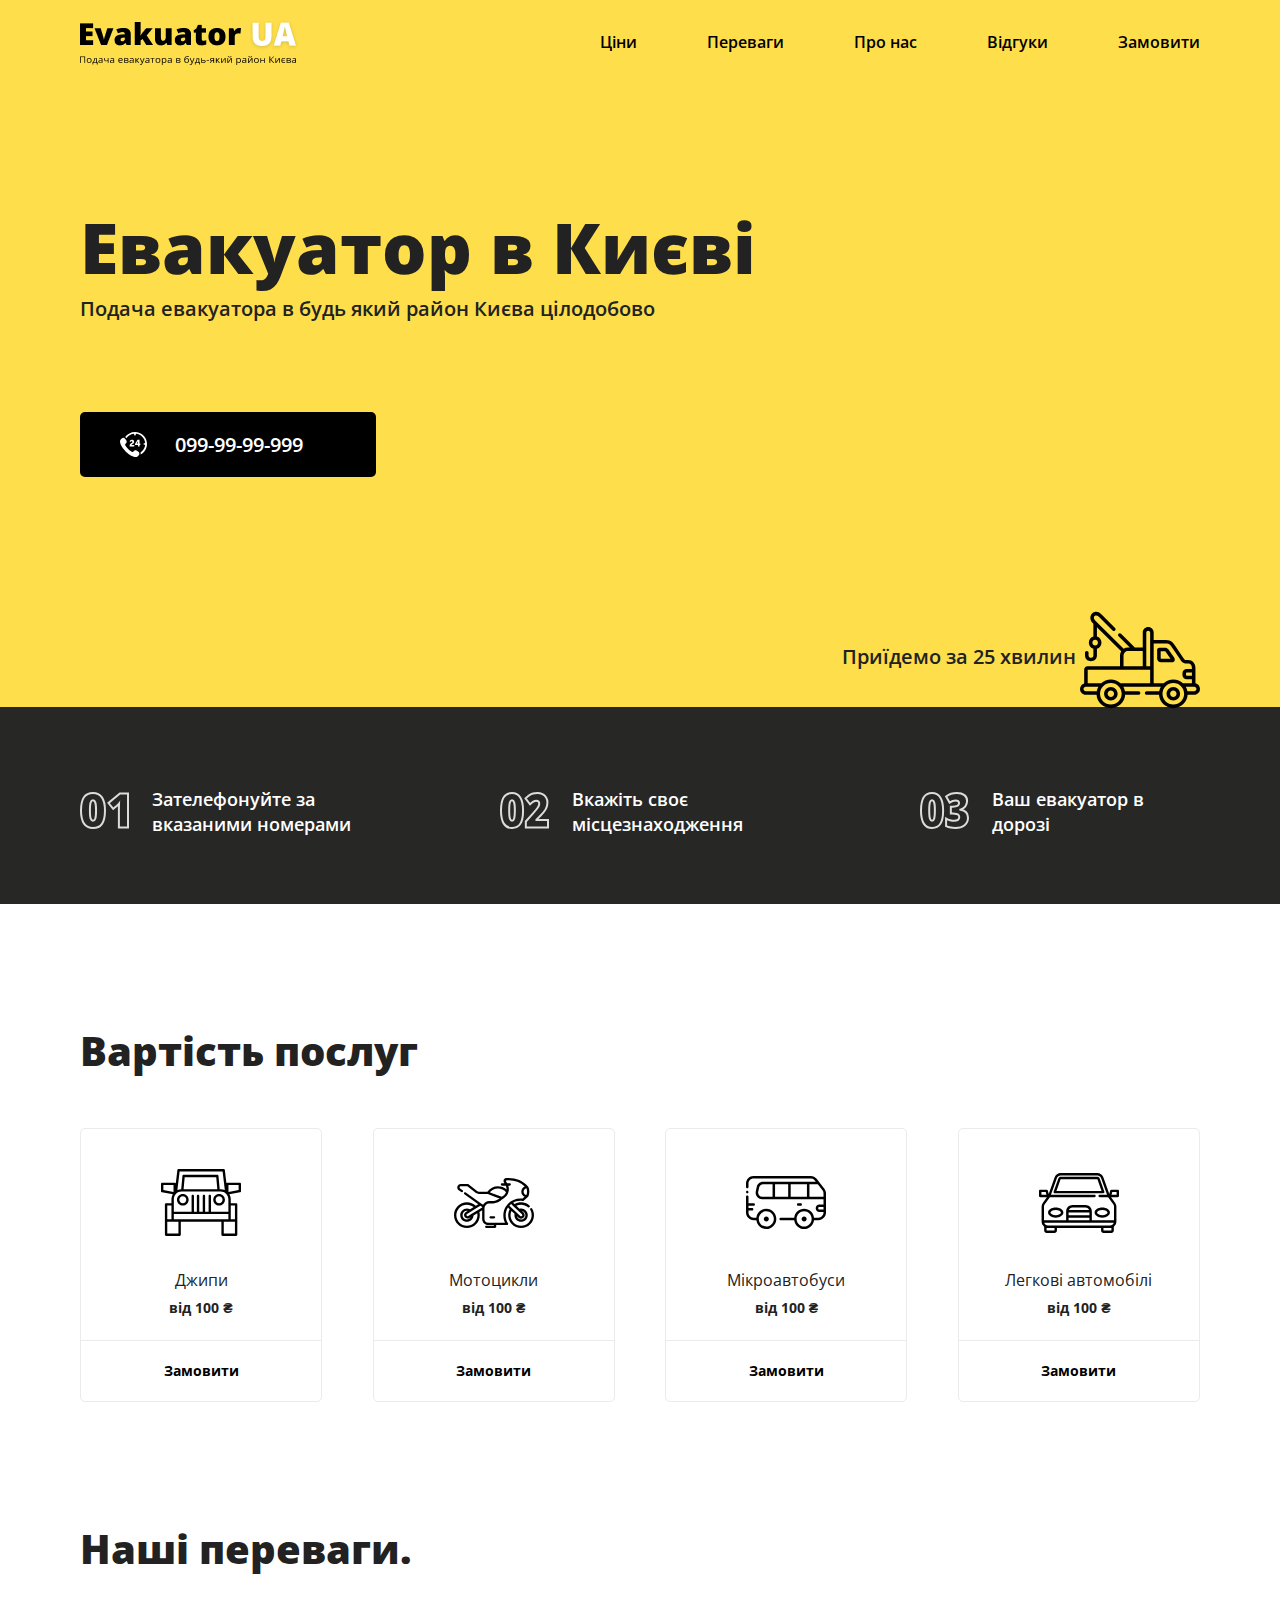
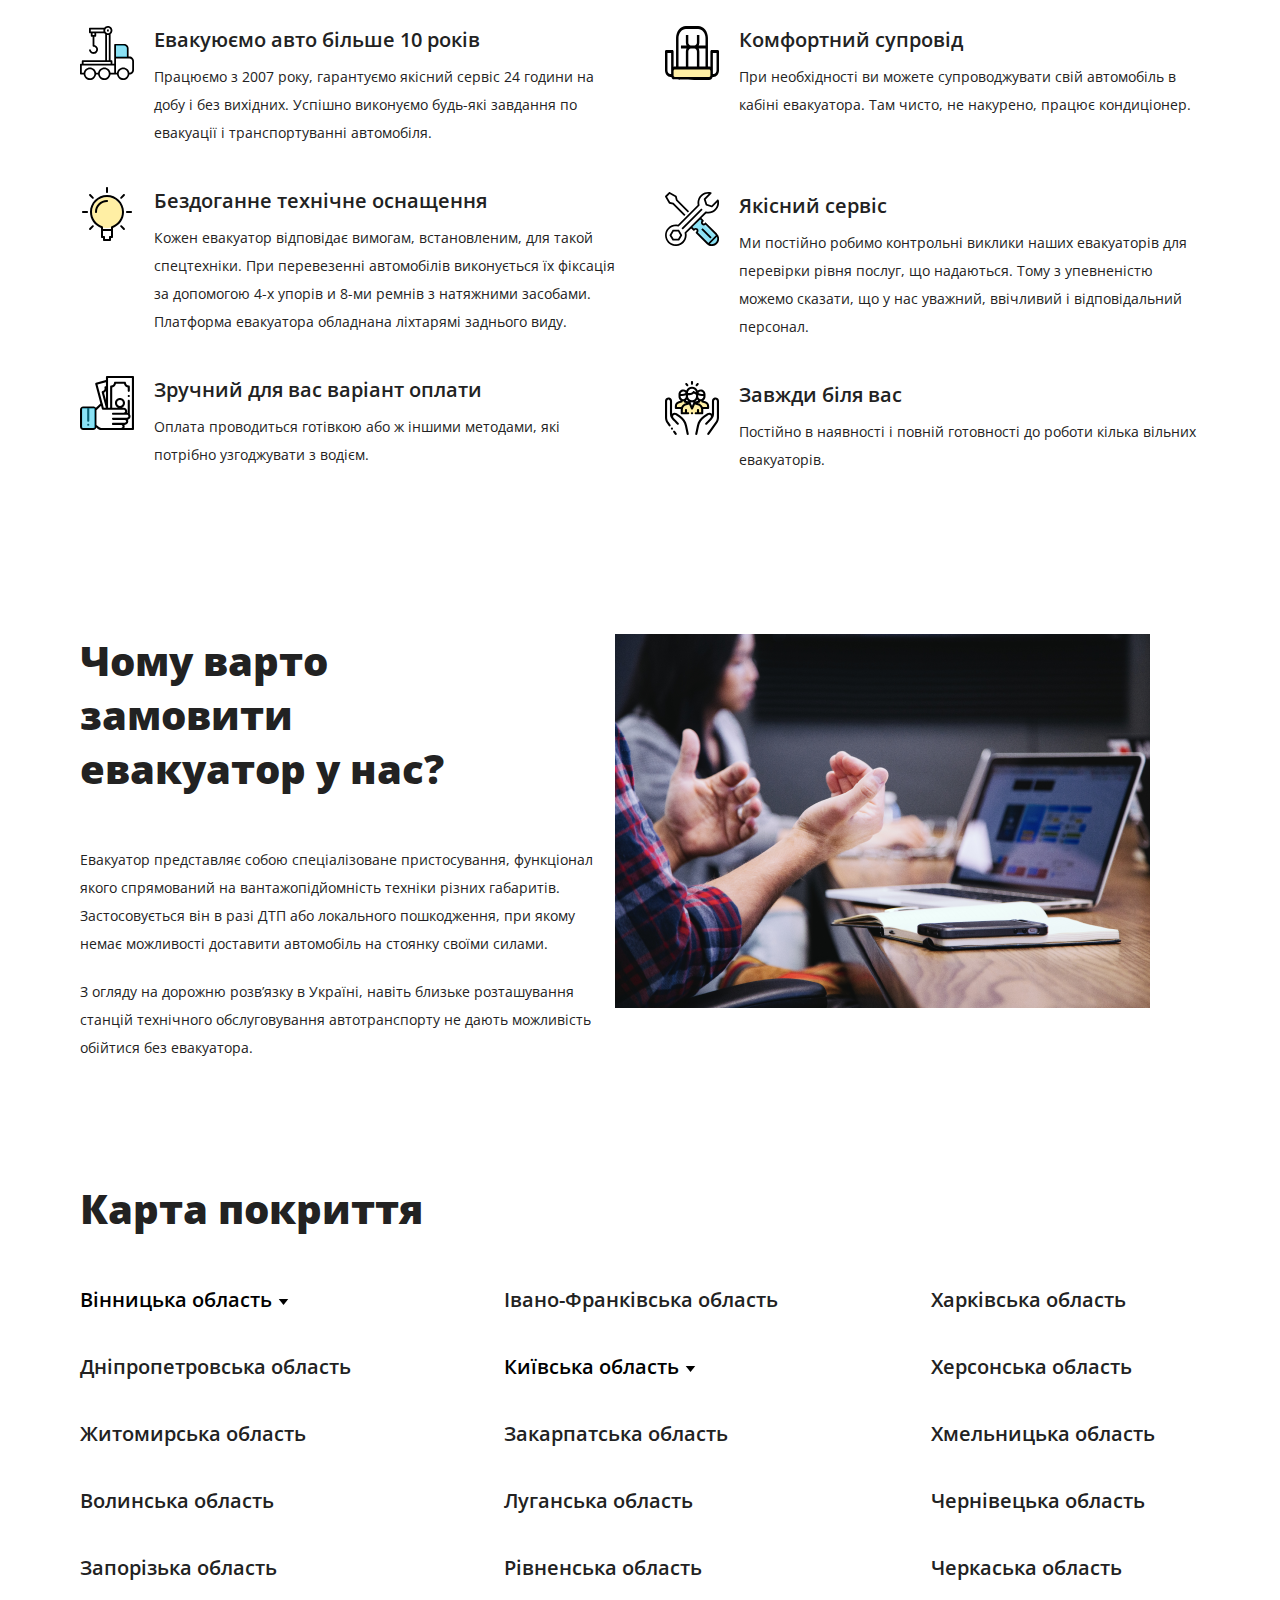
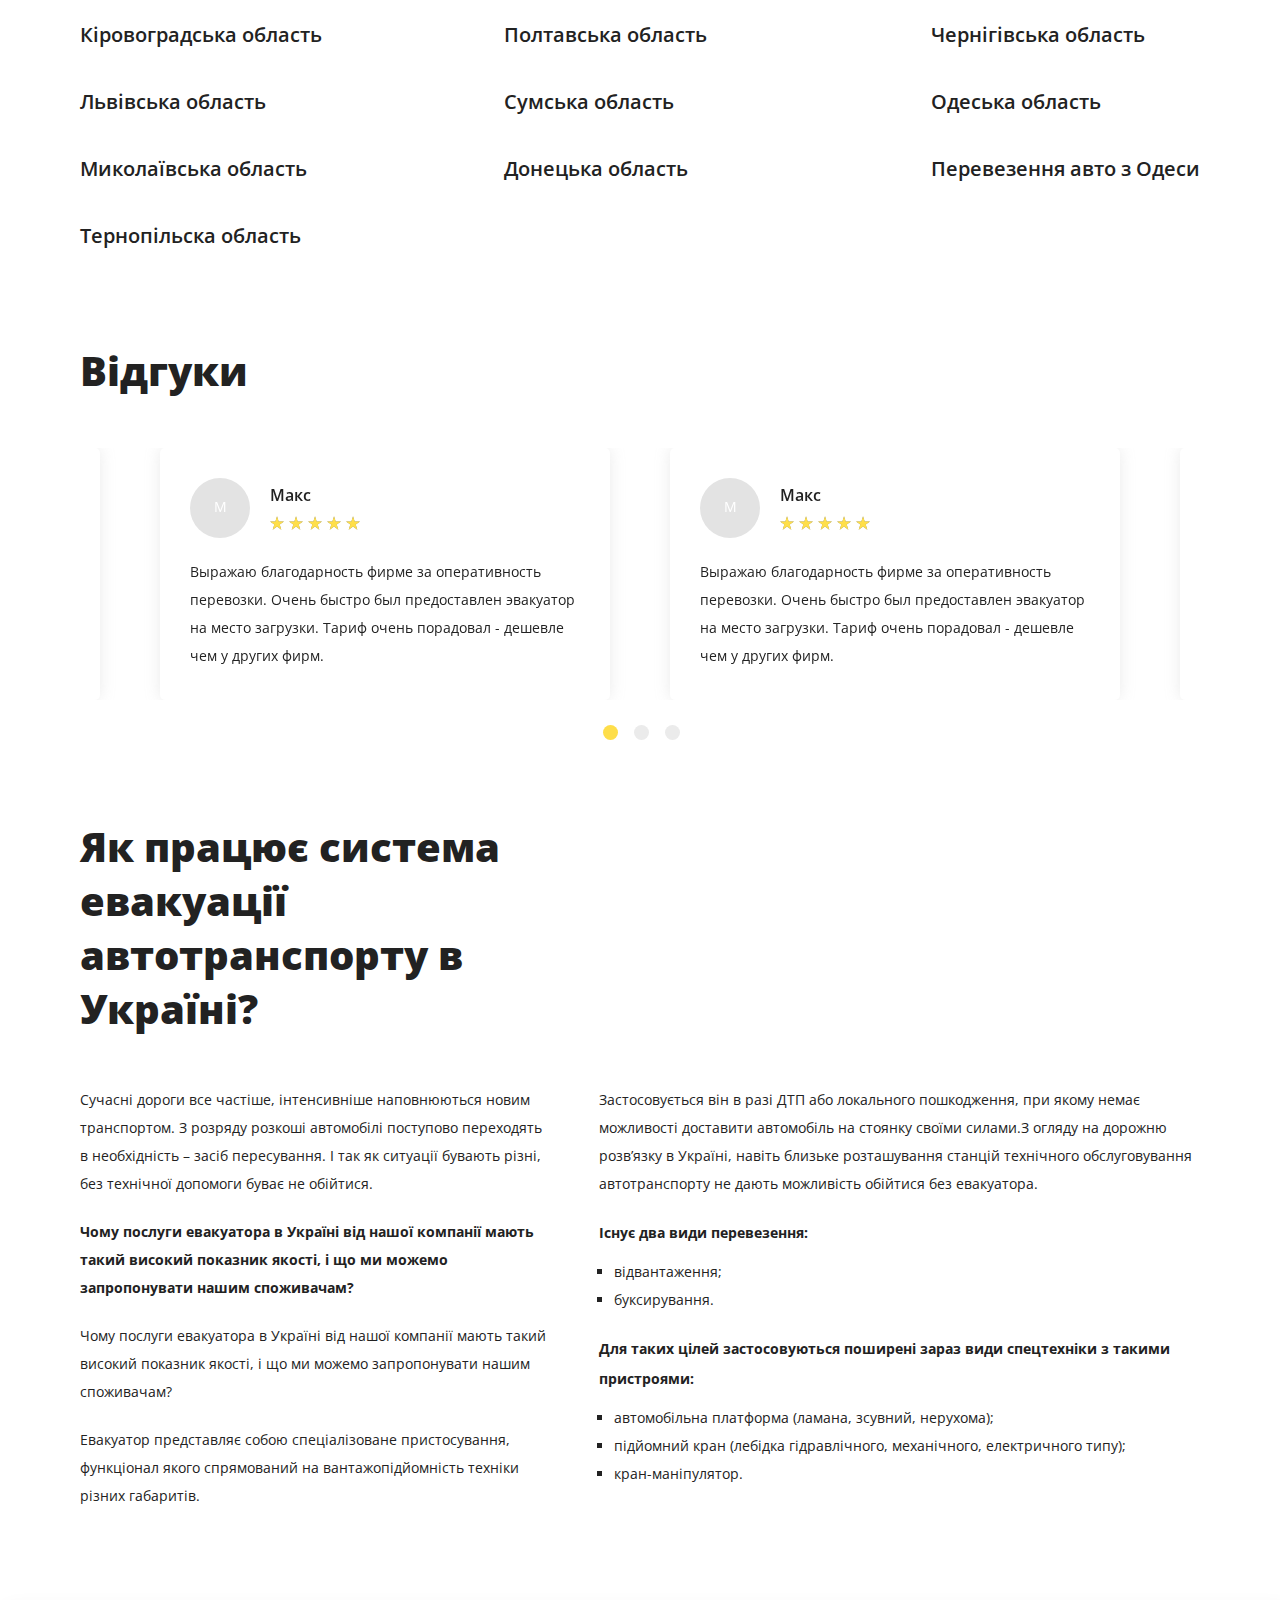
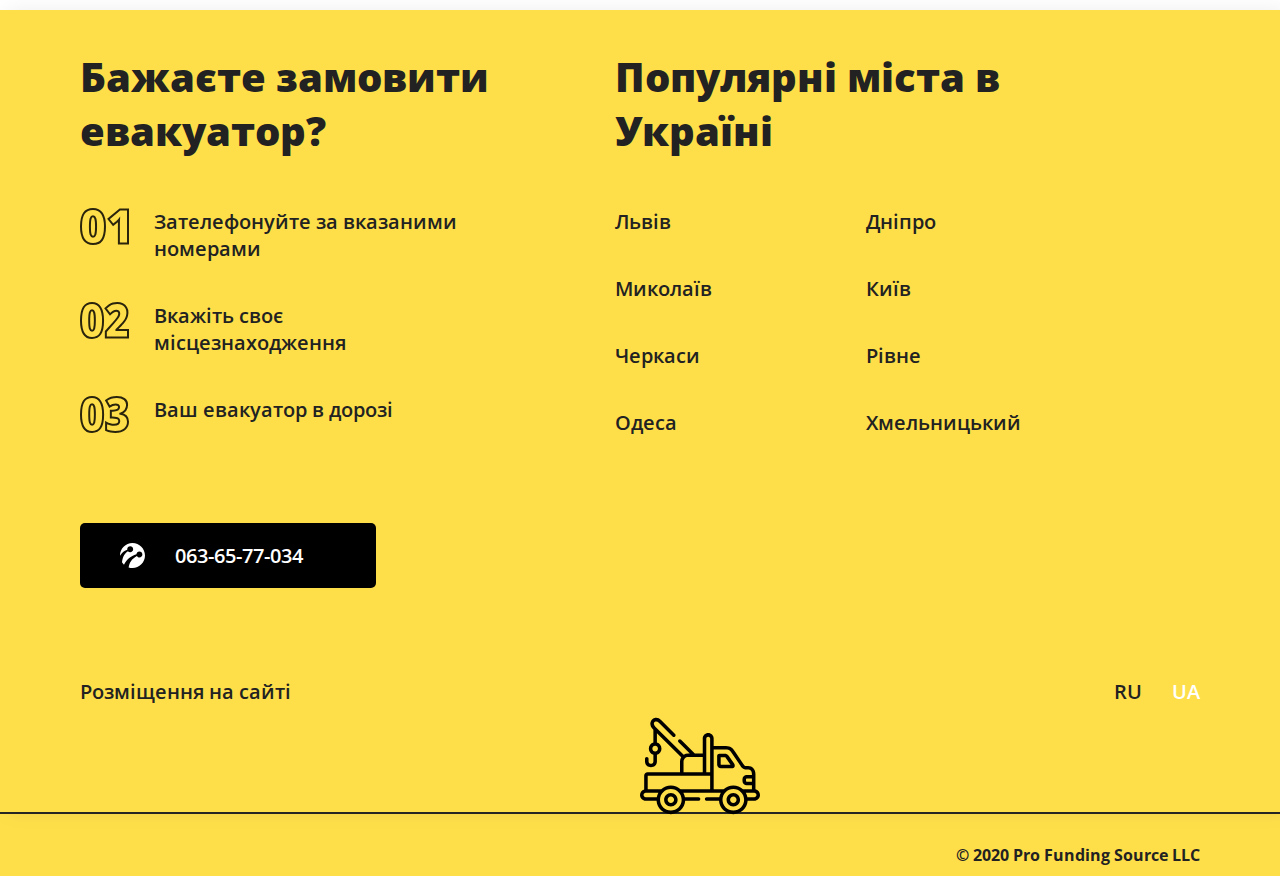
<file: index.html>
<!DOCTYPE html>
<html lang="ru">
<head>
    <meta charset="UTF-8">
    <meta name="viewport" content="width=device-width, initial-scale=1.0">
    <meta http-equiv="X-UA-Compatible" content="ie=edge">
    <title>Евакуатор</title>
    <link href="https://fonts.googleapis.com/css?family=Open+Sans:400,600,700,800&display=swap&subset=cyrillic" rel="stylesheet">
    <link rel="stylesheet" href="css/reset.css">
    <link rel="stylesheet" href="css/slick.css">
    <link rel="stylesheet" href="css/magnific-popup.css">
    <link rel="stylesheet" href="css/jquery.rateyo.css">
    <link rel="stylesheet" href="css/style.css">
    <link rel="stylesheet" href="css/media.css">
</head>
<body>
    <header class="header">
        <div class="container">
            <div class="header__inner">
                <div class="heder__logo">
                    <img src="img/logo.png" alt="">
                </div>
                <nav class="btn">
                    <div class="menu__btn">
                        <span></span>
                    </div>
                </nav>
                <nav class="header__menu">
                    <ul>
                        <li><a href="#price">Ціни</a></li>
                        <li><a href="#advantages">Переваги</a></li>
                        <li><a href="#description">Про нас</a></li>
                        <li><a href="#reviews">Відгуки</a></li>
                        <li><a href="tel:+380999999999">Замовити</a></li>
                    </ul>
                </nav>
            </div>
            <div class="advertising__wrapper">
                <div class="advertising__inner">
                    <div class="advertising-title">
                        Евакуатор в Києві
                    </div>
                    <div class="advertising__text">
                        Подача евакуатора в будь який район Києва цілодобово
                    </div>
                    <div class="advertising-phone advertising-tel">
                        <a href="tel:+380999999999">099-99-99-999</a>
                    </div>
                </div>
                <div class="advertising__wait">
                    <div class="advertising__wait-inner">
                        <span>Приїдемо за 25 хвилин</span>
                    <img src="img/tow-truck 2.svg" alt="">
                    </div>
                </div>
               </div>
        </div>
    </header>

  

    <section class="instruction">
       <div class="container">
        <div class="instruction__items">
            <div class="instruction__item">
                <div class="instruction__item-img">
                    <img src="img/01.svg" alt="">
                </div>
                <div class="instruction__item-text">
                 Зателефонуйте за вказаними номерами
                </div>
            </div>
            <div class="instruction__item">
                <div class="instruction__item-img">
                    <img src="img/02.svg" alt="">
                </div>
                <div class="instruction__item-text">
                    Вкажіть своє місцезнаходження
                </div>
            </div>
            <div class="instruction__item">
                <div class="instruction__item-img">
                    <img src="img/03.svg" alt="">
                </div>
                <div class="instruction__item-text">
                    Ваш евакуатор в дорозі
                </div>
                </div>
            </div>
        </div>
       </div>
    </section>

    <section class="price"><a name="price"></a>
        <div class="container">
            <div class="general__title">
                Вартість послуг
            </div>
            <div class="price__inner">
                <div class="price__item">
                    <img class="item__jeep" src="img/jeep.svg" alt="">
                    <div class="price__brand">Джипи</div>
                    <div class="prise__from">від 100 ₴</div>
                    <div class="price__btn"><a href="#">Замовити</a></div>
                </div>
                <div class="price__item">
                    <img class="item__moto" src="img/moto.svg" alt="">
                    <div class="price__brand">Мотоцикли</div>
                    <div class="prise__from">від 100 ₴</div>
                    <div class="price__btn"><a href="#">Замовити</a></div>
                </div>
                <div class="price__item">
                    <img class="item__bus" src="img/bus.svg" alt="">
                    <div class="price__brand">Мікроавтобуси</div>
                    <div class="prise__from">від 100 ₴</div>
                    <div class="price__btn"><a href="#">Замовити</a></div>
                </div>
                <div class="price__item">
                    <img class="item__auto" src="img/auto.svg" alt="">
                    <div class="price__brand">Легкові автомобілі</div>
                    <div class="prise__from">від 100 ₴</div>
                    <div class="price__btn"><a href="#">Замовити</a></div>
                </div>
            </div>
        </div>
    </section>

    <section class="advantages"><a name="advantages"></a>
        <div class="container">
            <div class="general__title">
                Наші переваги.
            </div>
           <div class="advantages__inner">
            <div class="advantages__col-1">
                <div class="advantages__item">
                    <img class="advantages__img" src="img/advantages/CarService.svg" alt="">
                    <div class="advantages__title">
                        Евакуюємо авто більше 10 років
                    </div>
                    <div class="advantages__text">
                        Працюємо з 2007 року, гарантуємо якісний сервіс 24 години на добу і без вихідних. Успішно виконуємо будь-які завдання по евакуації і транспортуванні автомобіля.
                    </div>
                </div>
                <div class="advantages__item">
                    <img class="advantages__img" src="img/advantages/idea 2.svg" alt="">
                    <div class="advantages__title">
                        Бездоганне технічне оснащення
                    </div>
                    <div class="advantages__text">
                        Кожен евакуатор відповідає вимогам, встановленим, для такой спецтехніки. При перевезенні автомобілів виконується їх фіксація за допомогою 4-х упорів и 8-ми ремнів з натяжними засобами. Платформа евакуатора обладнана ліхтарямі заднього виду.
                    </div>
                </div>
                <div class="advantages__item">
                    <img class="advantages__img" src="img/advantages/money 1.svg" alt="">
                    <div class="advantages__title">
                        Зручний для вас варіант оплати
                    </div>
                    <div class="advantages__text">
                        Оплата проводиться готівкою або ж іншими методами, які потрібно узгоджувати з водієм.
                    </div>
                </div>
            </div>
            <div class="advantages__col-2">
                <div class="advantages__item col-2">
                    <img class="advantages__img" src="img/advantages/Group 25.svg" alt="">
                    <div class="advantages__title">
                        Комфортний супровід
                    </div>
                    <div class="advantages__text">
                        При необхідності ви можете супроводжувати свій автомобіль в кабіні евакуатора. Там чисто, не накурено, працює кондиціонер.
                    </div>
                </div>
                <div class="advantages__item">
                    <img class="advantages__img" src="img/advantages/customer-support 2.svg" alt="">
                    <div class="advantages__title">
                        Якісний сервіс
                    </div>
                    <div class="advantages__text">
                        Ми постійно робимо контрольні виклики наших евакуаторів для перевірки рівня послуг, що надаються. Тому з упевненістю можемо сказати, що у нас уважний, ввічливий і відповідальний персонал.

                    </div>
                </div>
                <div class="advantages__item">
                    <img class="advantages__img" src="img/advantages/social-care 2.svg" alt="">
                    <div class="advantages__title">
                        Завжди біля вас
                    </div>
                    <div class="advantages__text">
                        Постійно в наявності і повній готовності до роботи кілька вільних евакуаторів.
                    </div>
                </div>
            </div>
           </div>
        </div>
    </section>

    <section class="description"><a name="description"></a>
        <div class="container">
            <div class="description__wrapper">
                <div class="description__inner">
                    <div class="general__title">
                        Чому варто замовити евакуатор у нас?
                    </div>
                    <div class="description__text">
                        <p class="description__paragraf">Евакуатор представляє собою спеціалізоване пристосування, функціонал якого спрямований на вантажопідйомність техніки різних габаритів. Застосовується він в разі ДТП або локального пошкодження, при якому немає можливості доставити автомобіль на стоянку своїми силами.
                        </p>
                        <p>
                        З огляду на дорожню розв’язку в Україні, навіть близьке розташування станцій технічного обслуговування автотранспорту не дають можливість обійтися без евакуатора.
                        </p>
                    </div>
                </div>
                <div class="description__img">
                    <img src="img/description.png" alt="">
                </div>
            </div>
        </div>
    </section>

    <section class="maps">
        <div class="container">
            <div class="general__title">
                Карта покриття
            </div>
            <nav class="maps__inner">
                <ul class="maps__link">
                    <li><a href="index-copy.html" data-mfp-src="#modal" class="open-popup-link">Вінницька область<img src="img/arrow.svg" alt=""> </a></li>
                    <li>Дніпропетровська область</li>
                    <li>Житомирська область</li>
                    <li>Волинська область</li>
                    <li>Запорізька область</li>
                    <li>Кіровоградська область</li>
                    <li>Львівська область</li>
                    <li>Миколаївська область</li>
                    <li>Тернопільска область</li>
                </ul>
                <ul class="maps__link">
                    <li>Івано-Франківська область</li>
                    <li><a href="home-page.html">Київська область<img src="img/arrow.svg" alt=""> </a></li>
                    <li>Закарпатська область</li>
                    <li>Луганська область</li>
                    <li>Рівненська область</li>
                    <li>Полтавська область</li>
                    <li>Сумська область</li>
                    <li>Донецька область</li>
                </ul>
                <ul class="maps__link">
                    <li>Харківська область</li>
                    <li>Херсонська область</li>
                    <li>Хмельницька область</li>
                    <li>Чернівецька область</li>
                    <li>Черкаська область</li>
                    <li>Чернігівська область</li>
                    <li>Одеська область</li>
                    <li>Перевезення авто з Одеси</li>
                </ul>
            </nav>
        </div>
    </section>

    <section class="reviews"><a name="reviews"></a>
        <div class="container">
            <div class="general__title reviews__title">
                Відгуки
            </div>
            <div class="reviews__items">
                <div class="reviews__item">
                    <div class="reviews__wrapper">
                        <div class="reviews__img">
                            <img src="img/Ellipse.svg" alt="">
                        </div>
                        <div class="reviews__item-inner">
                            <div class="reviews__name">Макс</div>
                            <div class="reviews__star"></div>
                        </div>
                    </div>
                    <div class="reviews__text">
                        Выражаю благодарность фирме за оперативность перевозки. Очень быстро был предоставлен эвакуатор на место загрузки. Тариф очень порадовал - дешевле чем у других фирм.
                    </div>
                </div>
                <div class="reviews__item">
                    <div class="reviews__wrapper">
                        <div class="reviews__img">
                            <img src="img/Ellipse.svg" alt="">
                        </div>
                        <div class="reviews__item-inner">
                            <div class="reviews__name">Макс</div>
                            <div class="reviews__star"></div>
                        </div>
                    </div>
                    <div class="reviews__text">
                        Выражаю благодарность фирме за оперативность перевозки. Очень быстро был предоставлен эвакуатор на место загрузки. Тариф очень порадовал - дешевле чем у других фирм.
                    </div>
                </div>
                <div class="reviews__item">
                    <div class="reviews__wrapper">
                        <div class="reviews__img">
                            <img src="img/Ellipse.svg" alt="">
                        </div>
                        <div class="reviews__item-inner">
                            <div class="reviews__name">Макс</div>
                            <div class="reviews__star"></div>
                        </div>
                    </div>
                    <div class="reviews__text">
                        Выражаю благодарность фирме за оперативность перевозки. Очень быстро был предоставлен эвакуатор на место загрузки. Тариф очень порадовал - дешевле чем у других фирм.
                    </div>
                </div>
            </div>
        </div>
    </section>

    <section class="evacuation">
        <div class="container">
            <div class="general__title">
                Як працює система евакуації автотранспорту в Україні?
            </div>
            <div class="evacuation__inner">
            <div class="evacuation__col-1">
                <p>Сучасні дороги все частіше, інтенсивніше наповнюються новим транспортом. З розряду розкоші автомобілі поступово переходять в необхідність – засіб пересування. І так як ситуації бувають різні, без технічної допомоги буває не обійтися.
                </p>
                <p class="evacuation__paragraf">Чому послуги евакуатора в Україні від нашої компанії мають такий високий показник якості, і що ми можемо запропонувати нашим споживачам?
                </p>
                <p>Чому послуги евакуатора в Україні від нашої компанії мають такий високий показник якості, і що ми можемо запропонувати нашим споживачам?
                </p>
                <p>Евакуатор представляє собою спеціалізоване пристосування, функціонал якого спрямований на вантажопідйомність техніки різних габаритів. 
                </p>
            </div>
            <div class="evacuation__col-2">
                <p>Застосовується він в разі ДТП або локального пошкодження, при якому немає можливості доставити автомобіль на стоянку своїми силами.З огляду на дорожню розв’язку в Україні, навіть близьке розташування станцій технічного обслуговування автотранспорту не дають можливість обійтися без евакуатора.
                </p>
                <div class="evacuation__title">
                    Існує два види перевезення:
                </div>
                <ul>
                    <li>відвантаження;</li>
                    <li>буксирування.</li>
                </ul>
                <div class="evacuation__title">
                    Для таких цілей застосовуються поширені зараз види спецтехніки з такими пристроями:
                </div>
                <ul>
                    <li>автомобільна платформа (ламана, зсувний, нерухома);</li>
                    <li>підйомний кран (лебідка гідравлічного, механічного, електричного типу);</li>
                    <li>кран-маніпулятор.</li>
                </ul>
            </div>
            </div>
        </div>
    </section>

    <section class="footer">
        <div class="container">
            <div class="footer__wrapper">
                <div class="footer__order">
                    <div class="general__title">
                        Бажаєте замовити евакуатор?
                    </div>
                    <div class="footer__item">
                        <div class="footer__item-img">
                            <img src="img/footer01.svg" alt="">
                        </div>
                        <div class="footer__item-text">
                         Зателефонуйте за вказаними номерами
                        </div>
                    </div>
                    <div class="footer__item">
                        <div class="footer__item-img">
                            <img src="img/footer02.svg" alt="">
                        </div>
                        <div class="footer__item-text">
                            Вкажіть своє місцезнаходження
                        </div>
                    </div>
                    <div class="footer__item">
                        <div class="footer__item-img">
                            <img src="img/footer03.svg" alt="">
                        </div>
                        <div class="footer__item-text">
                            Ваш евакуатор в дорозі
                        </div>
                    </div>
                    
                    <div class="advertising-phone phone__bottom">
                        <a href="tel:+380636577034">063-65-77-034</a>
                    </div>
                </div>
                <div class="footer__popular">
                    <div class="general__title">
                        Популярні міста в Україні
                    </div>
                    <div class="footer__popular-inner">
                        <ul class="footer__town">
                            <li>Львів</li>
                            <li>Миколаїв</li>
                            <li>Черкаси</li>
                            <li>Одеса</li>
                        </ul>
                        <ul class="footer__town">
                            <li>Дніпро</li>
                            <li>Київ</li>
                            <li>Рівне</li>
                            <li>Хмельницький</li>
                        </ul>
                    </div>
                </div>
            </div>
            <div class="footer__site-inner">
                <div class="footer__site-text">
                    Розміщення на сайті
                </div>
                <ul class="footer__language">
                    <li class="language-ru">RU</li>
                    <li class="language-ua">UA</li>
                </ul>
            </div>
            <div class="footer__img">
                <img src="img/tow-truck 2.svg" alt="">
            </div>
        </div>
    </section>
    <footer class="footer__copy">
        <div class="container">
            <div class="footer__copyright">
                © 2020 Pro Funding Source LLC
            </div>
        </div>
    </footer>

    <!-- -----------popup----------------- -->

    <div id="modal" class="white-popup mfp-hide">
        <div class="container">
            <nav class="maps__wrapper">
                <ul class="maps__wrapper-link">
                    <li>Вінниця</li>
                    <li>Гайсин</li>
                    <li>Жмеринка</li>
                    <li>Немирів</li>
                    <li>Літин</li>
                </ul>
                <ul class="maps__wrapper-link">
                    <li>Томашполе</li>
                    <li>Бар</li>
                    <li>Могилів-Подільський</li>
                    <li>Хмільник</li>
                    <li>Козятин</li>
                </ul>
                <ul class="maps__wrapper-link">
                    <li>Ладижин</li>
                    <li>Калинівка</li>
                    <li>Носівка</li>
                    <li>Тульчин</li>
                    <li>Ямполе</li>
                </ul>
                <ul class="maps__wrapper-link">
                    <li>Погребище</li>
                    <li>Іллінці</li>
                    <li>Гнівань</li>
                    <li>Бершадь</li>
                </ul>
            </nav>
        </div>
    </div>
    <!-- ----------- end popup----------------- -->


<script src="https://ajax.googleapis.com/ajax/libs/jquery/3.4.1/jquery.min.js"></script>
<script src="js/jquery.magnific-popup.js"></script>
<script src="js/slick.min.js"></script>
<script src="js/jquery.rateyo.js"></script>
<script src="js/main.js"></script>
    
</body>
</html>
</file>
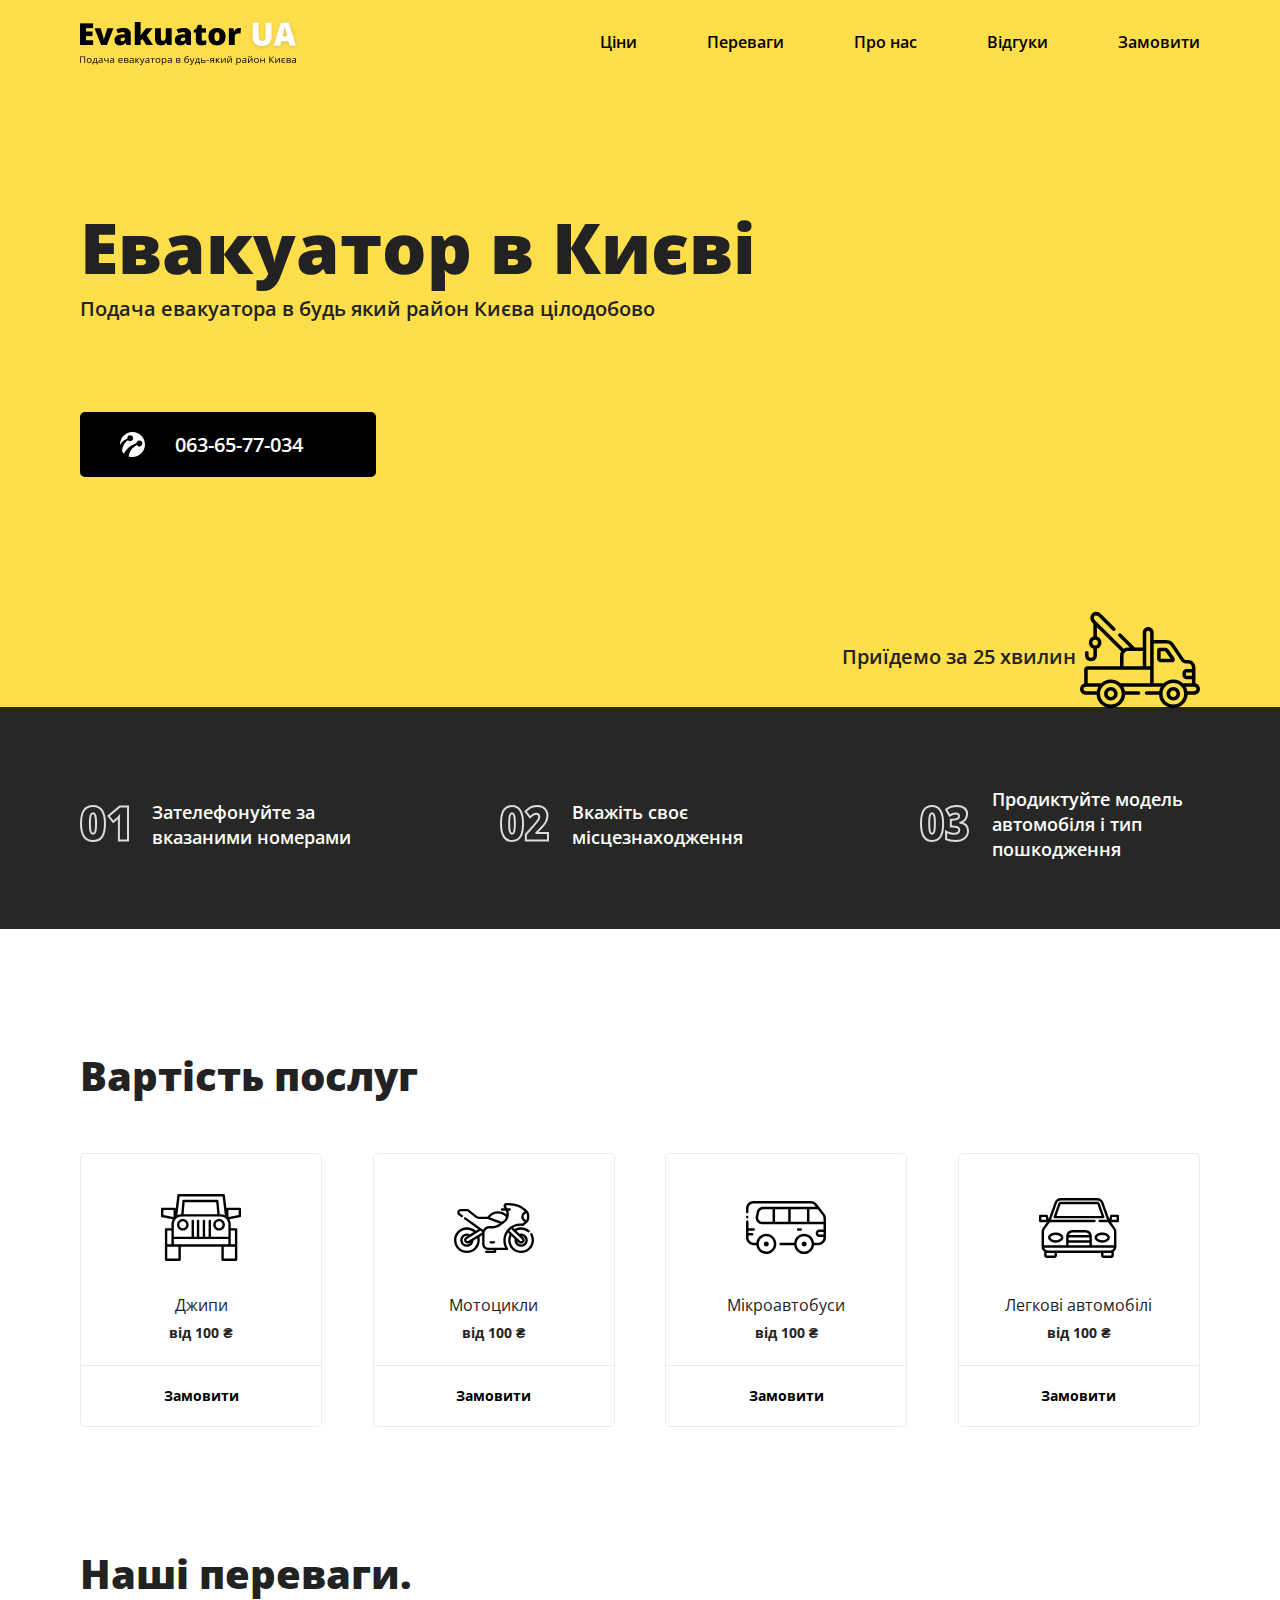
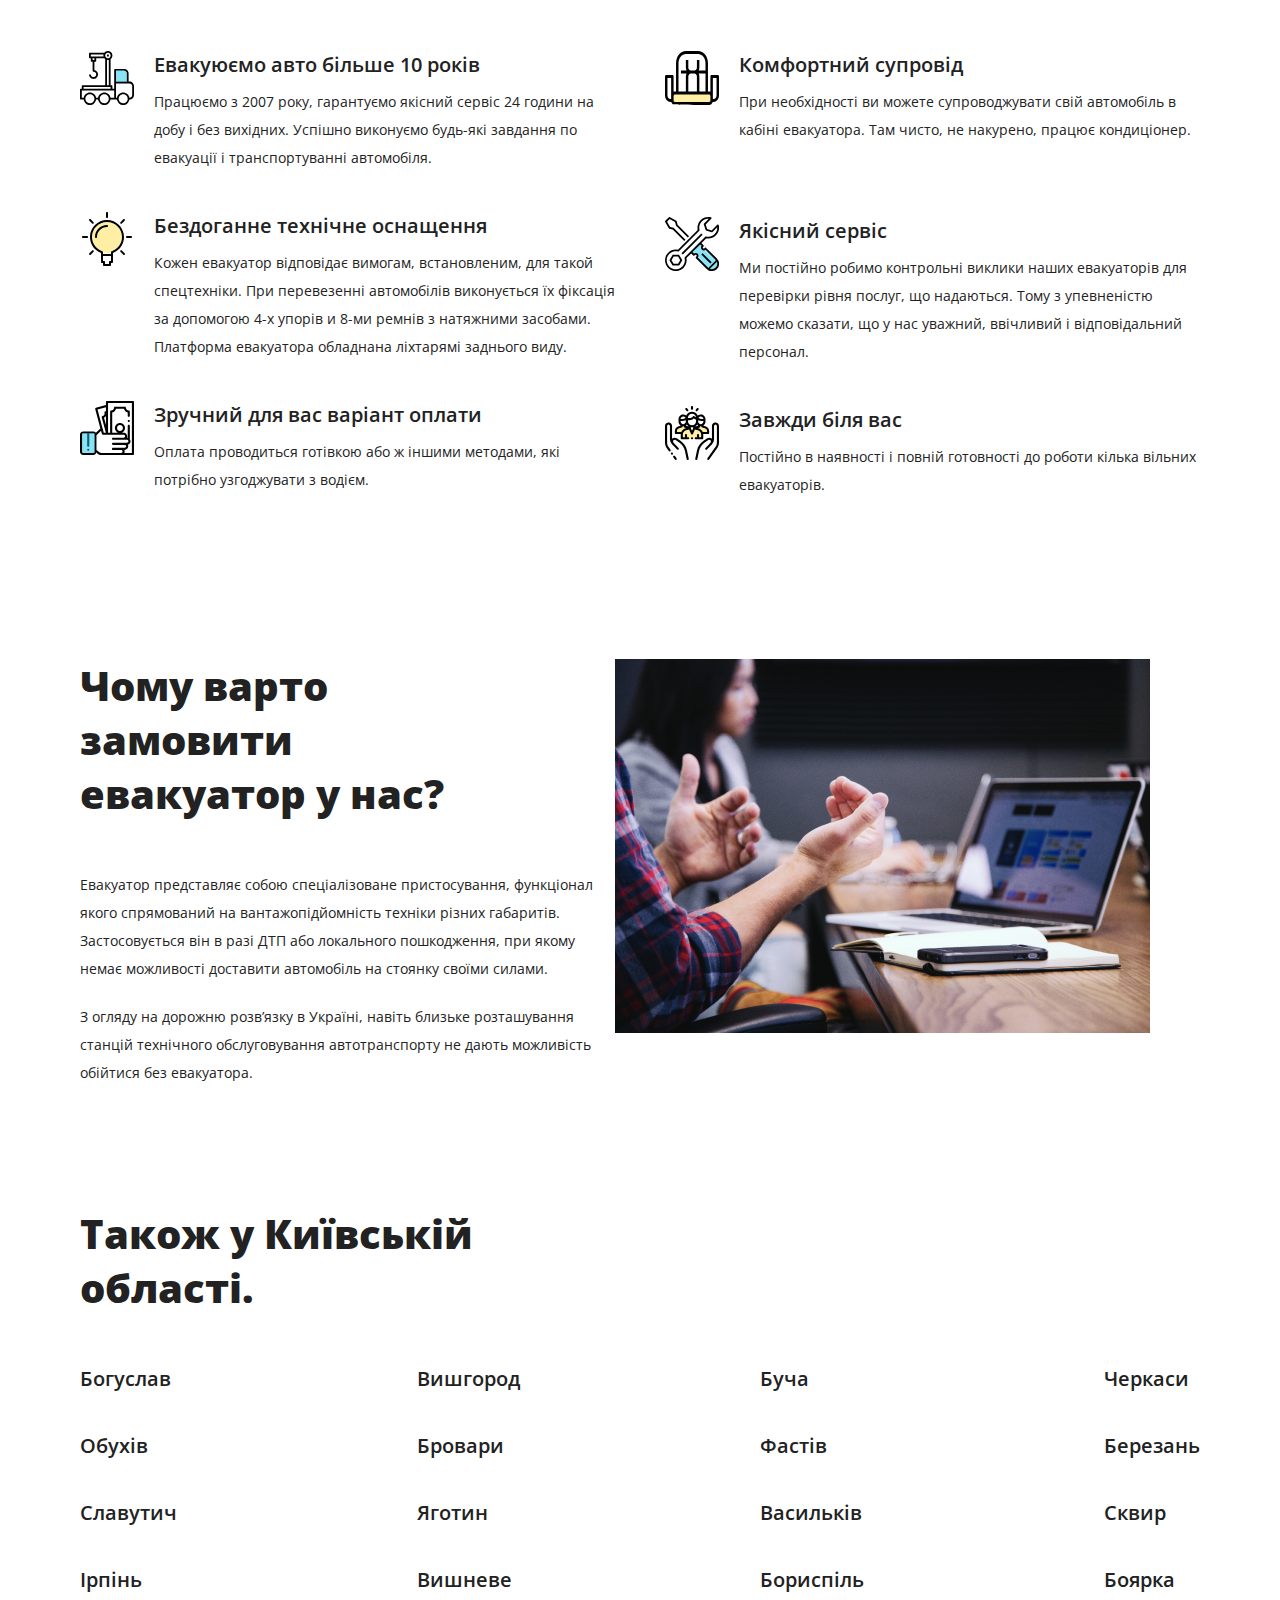
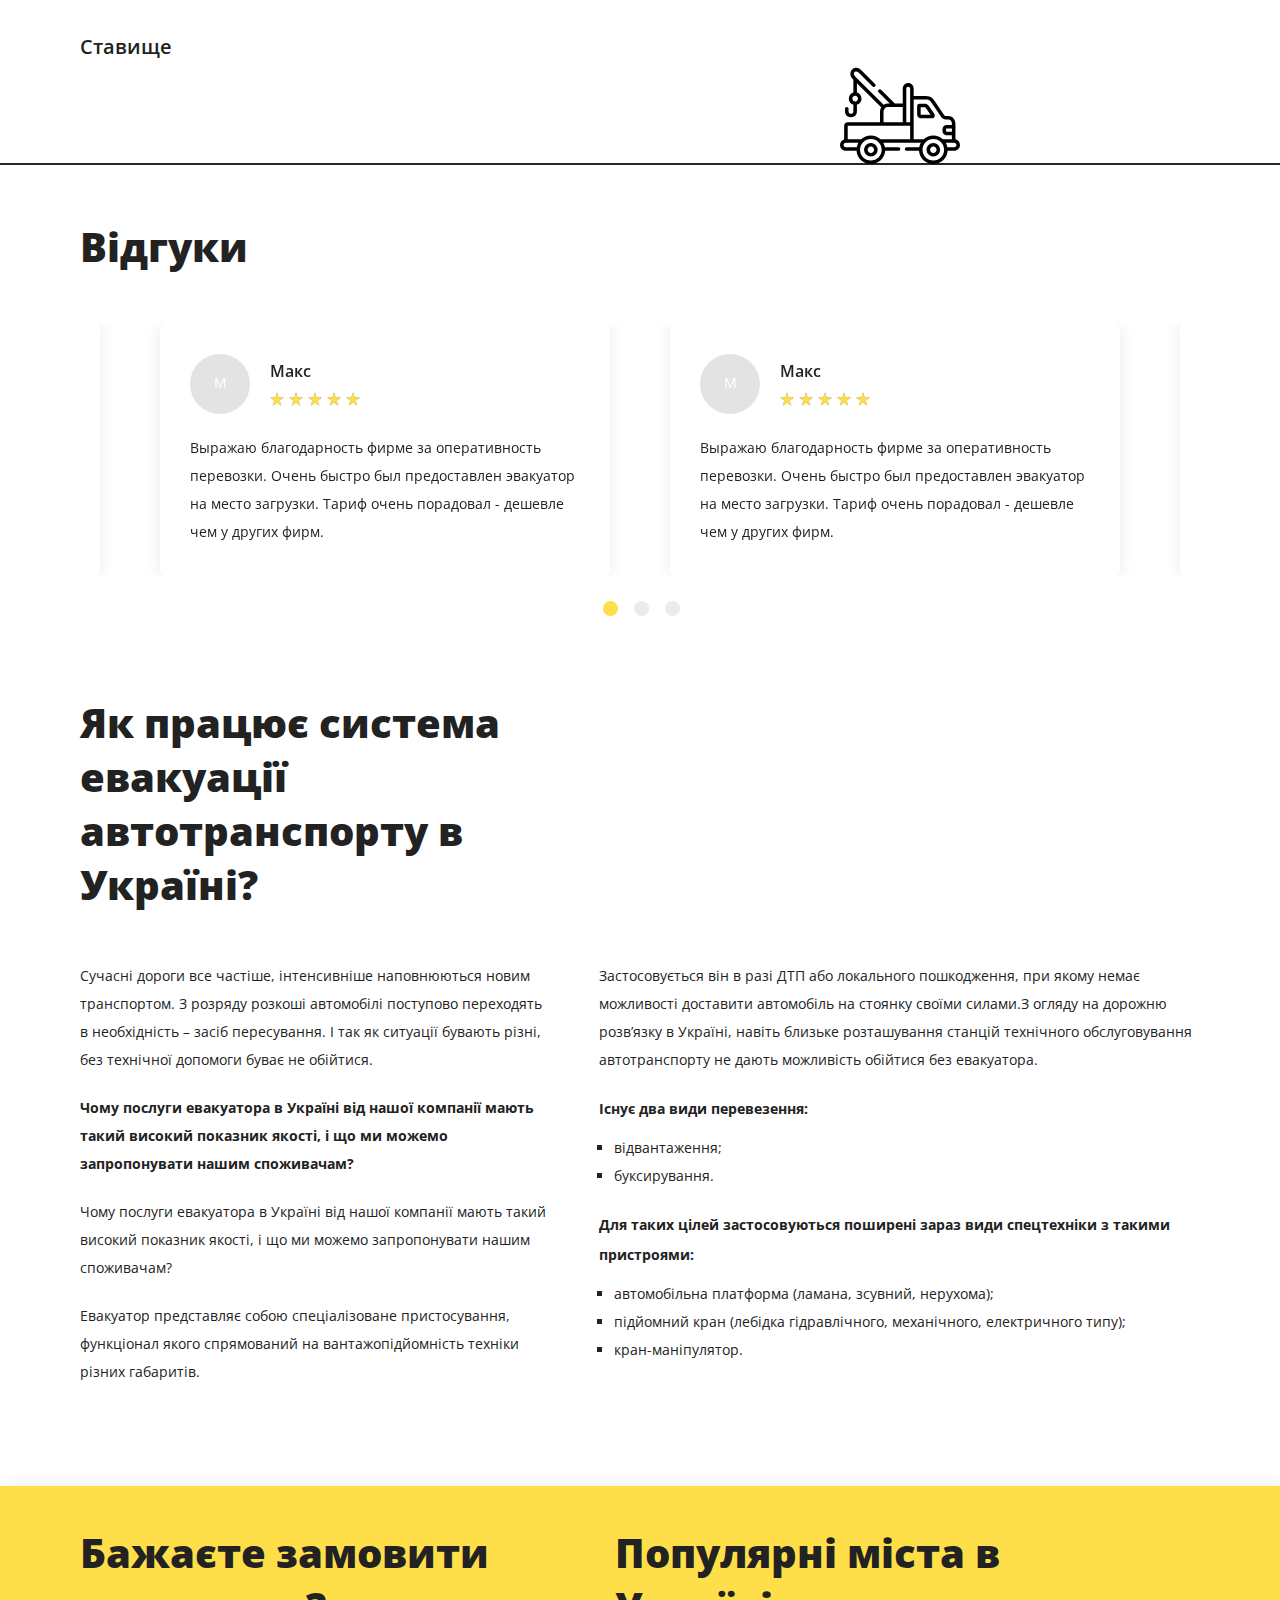
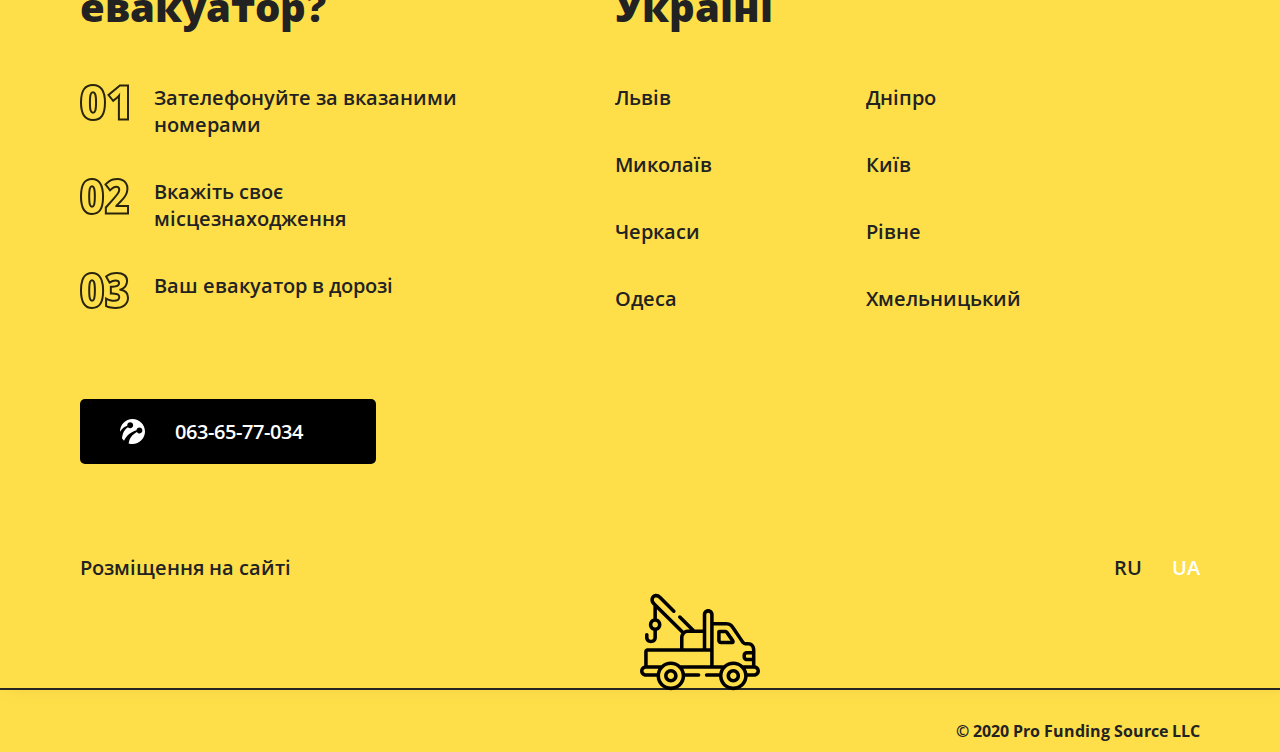
<file: home-page.html>
<!DOCTYPE html>
<html lang="ru">
<head>
    <meta charset="UTF-8">
    <meta name="viewport" content="width=device-width, initial-scale=1.0">
    <meta http-equiv="X-UA-Compatible" content="ie=edge">
    <title>Евакуатор</title>
    <link href="https://fonts.googleapis.com/css?family=Open+Sans:400,600,700,800&display=swap&subset=cyrillic" rel="stylesheet">
    <link rel="stylesheet" href="css/reset.css">
    <link rel="stylesheet" href="css/slick.css">
    <link rel="stylesheet" href="css/jquery.rateyo.css">
    <link rel="stylesheet" href="css/style.css">
    <link rel="stylesheet" href="css/media.css">
</head>
<body>
    <header class="header">
        <div class="container">
            <div class="header__inner">
                <div class="heder__logo">
                    <img src="img/logo.png" alt="">
                </div>
                <nav class="btn">
                    <div class="menu__btn">
                        <span></span>
                    </div>
                </nav>
                <nav class="header__menu">
                    <ul>
                        <li><a href="#">Ціни</a></li>
                        <li><a href="#">Переваги</a></li>
                        <li><a href="#">Про нас</a></li>
                        <li><a href="#">Відгуки</a></li>
                        <li><a href="#">Замовити</a></li>
                    </ul>
                </nav>
            </div>
            <div class="advertising__wrapper">
                <div class="advertising__inner">
                    <div class="advertising-title">
                        Евакуатор в Києві
                    </div>
                    <div class="advertising__text">
                        Подача евакуатора в будь який район Києва цілодобово
                    </div>
                    <div class="advertising-phone">
                        <a href="tel:+380636577034">063-65-77-034</a>
                    </div>
                </div>
                <div class="advertising__wait">
                    <div class="advertising__wait-inner">
                        <span>Приїдемо за 25 хвилин</span>
                    <img src="img/tow-truck 2.svg" alt="">
                    </div>
                </div>
               </div>
        </div>
    </header>

  

    <section class="instruction">
       <div class="container">
        <div class="instruction__items">
            <div class="instruction__item">
                <div class="instruction__item-img">
                    <img src="img/01.svg" alt="">
                </div>
                <div class="instruction__item-text">
                 Зателефонуйте за вказаними номерами
                </div>
            </div>
            <div class="instruction__item">
                <div class="instruction__item-img">
                    <img src="img/02.svg" alt="">
                </div>
                <div class="instruction__item-text">
                    Вкажіть своє місцезнаходження
                </div>
            </div>
            <div class="instruction__item">
                <div class="instruction__item-img">
                    <img src="img/03.svg" alt="">
                </div>
                <div class="instruction__item-text">
                    Продиктуйте модель автомобіля і тип пошкодження
                </div>
            </div>
                
            </div>
        </div>
       </div>
    </section>

    <section class="price">
        <div class="container">
            <div class="general__title">
                Вартість послуг
            </div>
            <div class="price__inner">
                <div class="price__item">
                    <img class="item__jeep" src="img/jeep.svg" alt="">
                    <div class="price__brand">Джипи</div>
                    <div class="prise__from">від 100 ₴</div>
                    <div class="price__btn"><a href="#">Замовити</a></div>
                </div>
                <div class="price__item">
                    <img class="item__moto" src="img/moto.svg" alt="">
                    <div class="price__brand">Мотоцикли</div>
                    <div class="prise__from">від 100 ₴</div>
                    <div class="price__btn"><a href="#">Замовити</a></div>
                </div>
                <div class="price__item">
                    <img class="item__bus" src="img/bus.svg" alt="">
                    <div class="price__brand">Мікроавтобуси</div>
                    <div class="prise__from">від 100 ₴</div>
                    <div class="price__btn"><a href="#">Замовити</a></div>
                </div>
                <div class="price__item">
                    <img class="item__auto" src="img/auto.svg" alt="">
                    <div class="price__brand">Легкові автомобілі</div>
                    <div class="prise__from">від 100 ₴</div>
                    <div class="price__btn"><a href="#">Замовити</a></div>
                </div>
            </div>
        </div>
    </section>

    <section class="advantages">
        <div class="container">
            <div class="general__title">
                Наші переваги.
            </div>
           <div class="advantages__inner">
            <div class="advantages__col-1">
                <div class="advantages__item">
                    <img class="advantages__img" src="img/advantages/CarService.svg" alt="">
                    <div class="advantages__title">
                        Евакуюємо авто більше 10 років
                    </div>
                    <div class="advantages__text">
                        Працюємо з 2007 року, гарантуємо якісний сервіс 24 години на добу і без вихідних. Успішно виконуємо будь-які завдання по евакуації і транспортуванні автомобіля.
                    </div>
                </div>
                <div class="advantages__item">
                    <img class="advantages__img" src="img/advantages/idea 2.svg" alt="">
                    <div class="advantages__title">
                        Бездоганне технічне оснащення
                    </div>
                    <div class="advantages__text">
                        Кожен евакуатор відповідає вимогам, встановленим, для такой спецтехніки. При перевезенні автомобілів виконується їх фіксація за допомогою 4-х упорів и 8-ми ремнів з натяжними засобами. Платформа евакуатора обладнана ліхтарямі заднього виду.
                    </div>
                </div>
                <div class="advantages__item">
                    <img class="advantages__img" src="img/advantages/money 1.svg" alt="">
                    <div class="advantages__title">
                        Зручний для вас варіант оплати
                    </div>
                    <div class="advantages__text">
                        Оплата проводиться готівкою або ж іншими методами, які потрібно узгоджувати з водієм.
                    </div>
                </div>
            </div>
            <div class="advantages__col-2">
                <div class="advantages__item col-2">
                    <img class="advantages__img" src="img/advantages/Group 25.svg" alt="">
                    <div class="advantages__title">
                        Комфортний супровід
                    </div>
                    <div class="advantages__text">
                        При необхідності ви можете супроводжувати свій автомобіль в кабіні евакуатора. Там чисто, не накурено, працює кондиціонер.
                    </div>
                </div>
                <div class="advantages__item">
                    <img class="advantages__img" src="img/advantages/customer-support 2.svg" alt="">
                    <div class="advantages__title">
                        Якісний сервіс
                    </div>
                    <div class="advantages__text">
                        Ми постійно робимо контрольні виклики наших евакуаторів для перевірки рівня послуг, що надаються. Тому з упевненістю можемо сказати, що у нас уважний, ввічливий і відповідальний персонал.

                    </div>
                </div>
                <div class="advantages__item">
                    <img class="advantages__img" src="img/advantages/social-care 2.svg" alt="">
                    <div class="advantages__title">
                        Завжди біля вас
                    </div>
                    <div class="advantages__text">
                        Постійно в наявності і повній готовності до роботи кілька вільних евакуаторів.
                    </div>
                </div>
            </div>
           </div>
        </div>
    </section>

    <section class="description">
        <div class="container">
            <div class="description__wrapper">
                <div class="description__inner">
                    <div class="general__title">
                        Чому варто замовити евакуатор у нас?
                    </div>
                    <div class="description__text">
                        <p class="description__paragraf">Евакуатор представляє собою спеціалізоване пристосування, функціонал якого спрямований на вантажопідйомність техніки різних габаритів. Застосовується він в разі ДТП або локального пошкодження, при якому немає можливості доставити автомобіль на стоянку своїми силами.
                        </p>
                        <p>
                        З огляду на дорожню розв’язку в Україні, навіть близьке розташування станцій технічного обслуговування автотранспорту не дають можливість обійтися без евакуатора.
                        </p>
                    </div>
                </div>
                <div class="description__img">
                    <img src="img/description.png" alt="">
                </div>
            </div>
        </div>
    </section>

    <section class="regional">
        <div class="container">
            <div class="general__title">
                Також у Київській області.
            </div>
            <div class="regional__inner">
                <ul class="regional__line">
                    <li>Богуслав</li>
                    <li>Обухів</li>
                    <li>Славутич</li>
                    <li>Ірпінь</li>
                    <li>Ставище</li>
                </ul>
                <ul class="regional__line">
                    <li>Вишгород</li>
                    <li>Бровари</li>
                    <li>Яготин</li>
                    <li>Вишневе</li>
                </ul>
                <ul class="regional__line">
                    <li>Буча</li>
                    <li>Фастів</li>
                    <li>Васильків</li>
                    <li>Бориспіль</li>
                </ul>
                <ul class="regional__line">
                    <li>Черкаси</li>
                    <li>Березань</li>
                    <li>Сквир</li>
                    <li>Боярка</li>
                </ul>
            </div>
        </div>
        <div class="regional__img">
            <img src="img/tow-truck 2.svg" alt="">
        </div>
    </section>

    <section class="reviews">
        <div class="container">
            <div class="general__title reviews__title">
                Відгуки
            </div>
            <div class="reviews__items">
                <div class="reviews__item">
                    <div class="reviews__wrapper">
                        <div class="reviews__img">
                            <img src="img/Ellipse.svg" alt="">
                        </div>
                        <div class="reviews__item-inner">
                            <div class="reviews__name">Макс</div>
                            <div class="reviews__star"></div>
                        </div>
                    </div>
                    <div class="reviews__text">
                        Выражаю благодарность фирме за оперативность перевозки. Очень быстро был предоставлен эвакуатор на место загрузки. Тариф очень порадовал - дешевле чем у других фирм.
                    </div>
                </div>
                <div class="reviews__item">
                    <div class="reviews__wrapper">
                        <div class="reviews__img">
                            <img src="img/Ellipse.svg" alt="">
                        </div>
                        <div class="reviews__item-inner">
                            <div class="reviews__name">Макс</div>
                            <div class="reviews__star"></div>
                        </div>
                    </div>
                    <div class="reviews__text">
                        Выражаю благодарность фирме за оперативность перевозки. Очень быстро был предоставлен эвакуатор на место загрузки. Тариф очень порадовал - дешевле чем у других фирм.
                    </div>
                </div>
                <div class="reviews__item">
                    <div class="reviews__wrapper">
                        <div class="reviews__img">
                            <img src="img/Ellipse.svg" alt="">
                        </div>
                        <div class="reviews__item-inner">
                            <div class="reviews__name">Макс</div>
                            <div class="reviews__star"></div>
                        </div>
                    </div>
                    <div class="reviews__text">
                        Выражаю благодарность фирме за оперативность перевозки. Очень быстро был предоставлен эвакуатор на место загрузки. Тариф очень порадовал - дешевле чем у других фирм.
                    </div>
                </div>
            </div>
        </div>
    </section>

    <section class="evacuation">
        <div class="container">
            <div class="general__title">
                Як працює система евакуації автотранспорту в Україні?
            </div>
            <div class="evacuation__inner">
            <div class="evacuation__col-1">
                <p>Сучасні дороги все частіше, інтенсивніше наповнюються новим транспортом. З розряду розкоші автомобілі поступово переходять в необхідність – засіб пересування. І так як ситуації бувають різні, без технічної допомоги буває не обійтися.
                </p>
                <p class="evacuation__paragraf">Чому послуги евакуатора в Україні від нашої компанії мають такий високий показник якості, і що ми можемо запропонувати нашим споживачам?
                </p>
                <p>Чому послуги евакуатора в Україні від нашої компанії мають такий високий показник якості, і що ми можемо запропонувати нашим споживачам?
                </p>
                <p>Евакуатор представляє собою спеціалізоване пристосування, функціонал якого спрямований на вантажопідйомність техніки різних габаритів. 
                </p>
            </div>
            <div class="evacuation__col-2">
                <p>Застосовується він в разі ДТП або локального пошкодження, при якому немає можливості доставити автомобіль на стоянку своїми силами.З огляду на дорожню розв’язку в Україні, навіть близьке розташування станцій технічного обслуговування автотранспорту не дають можливість обійтися без евакуатора.
                </p>
                <div class="evacuation__title">
                    Існує два види перевезення:
                </div>
                <ul>
                    <li>відвантаження;</li>
                    <li>буксирування.</li>
                </ul>
                <div class="evacuation__title">
                    Для таких цілей застосовуються поширені зараз види спецтехніки з такими пристроями:
                </div>
                <ul>
                    <li>автомобільна платформа (ламана, зсувний, нерухома);</li>
                    <li>підйомний кран (лебідка гідравлічного, механічного, електричного типу);</li>
                    <li>кран-маніпулятор.</li>
                </ul>
            </div>
            </div>
        </div>
    </section>

    <section class="footer">
        <div class="container">
            <div class="footer__wrapper">
                <div class="footer__order">
                    <div class="general__title">
                        Бажаєте замовити евакуатор?
                    </div>
                    <div class="footer__item">
                        <div class="footer__item-img">
                            <img src="img/footer01.svg" alt="">
                        </div>
                        <div class="footer__item-text">
                         Зателефонуйте за вказаними номерами
                        </div>
                    </div>
                    <div class="footer__item">
                        <div class="footer__item-img">
                            <img src="img/footer02.svg" alt="">
                        </div>
                        <div class="footer__item-text">
                            Вкажіть своє місцезнаходження
                        </div>
                    </div>
                    <div class="footer__item">
                        <div class="footer__item-img">
                            <img src="img/footer03.svg" alt="">
                        </div>
                        <div class="footer__item-text">
                            Ваш евакуатор в дорозі
                        </div>
                    </div>
                    
                    <div class="advertising-phone phone__bottom">
                        <a href="tel:+380636577034">063-65-77-034</a>
                    </div>
                </div>
                <div class="footer__popular">
                    <div class="general__title">
                        Популярні міста в Україні
                    </div>
                    <div class="footer__popular-inner">
                        <ul class="footer__town">
                            <li>Львів</li>
                            <li>Миколаїв</li>
                            <li>Черкаси</li>
                            <li>Одеса</li>
                        </ul>
                        <ul class="footer__town">
                            <li>Дніпро</li>
                            <li>Київ</li>
                            <li>Рівне</li>
                            <li>Хмельницький</li>
                        </ul>
                    </div>
                </div>
            </div>
            <div class="footer__site-inner">
                <div class="footer__site-text">
                    Розміщення на сайті
                </div>
                <ul class="footer__language">
                    <li class="language-ru">RU</li>
                    <li class="language-ua">UA</li>
                </ul>
            </div>
            <div class="footer__img">
                <img src="img/tow-truck 2.svg" alt="">
            </div>
        </div>
    </section>
    <footer class="footer__copy">
        <div class="container">
            <div class="footer__copyright">
                © 2020 Pro Funding Source LLC
            </div>
        </div>
    </footer>


<script src="https://ajax.googleapis.com/ajax/libs/jquery/3.4.1/jquery.min.js"></script>
<script src="js/slick.min.js"></script>
<script src="js/jquery.rateyo.js"></script>
<script src="js/main.js"></script>
    
</body>
</html>
</file>
<file: css/style.css>
html{
    box-sizing: border-box;
    overflow-x: hidden;
}
*,*::before,*::after{
    box-sizing: inherit;
}
*{
    padding: 0;
    margin: 0;
}
body{
    font-family: 'Open Sans', sans-serif;
    margin: 0 auto;
    width: 100%;
    overflow-x: hidden;
}
a{
    text-decoration: none;
    color: #000;
}
.header{
    width: 100%;
    background-color: #FEDE4A;
    box-shadow: 5px 0px 20px rgba(0, 0, 0, 0.11);
}
.container{
    max-width: 1120px;
    margin: 0 auto;
}
.header__inner{
    height: 83px;
    display: flex;
    justify-content: space-between;
    align-items: center;
}
.header__menu ul{
    display: flex;
    justify-content: space-between;
    align-items: center;
}
.header__menu a{
    font-weight: 600;
    font-size: 16px;
    line-height: 22px;
    margin-left: 70px;
}

.advertising{
    background-color: #FEDE4A;
}
.advertising__wrapper{
    position: relative;
    display: flex;
    min-height: 624px
}
.advertising__inner{
    margin-right: 40px;
}
.advertising-title{
    font-weight: 800;
    font-size: 70px;
    line-height: 95px;
    margin-top: 117px;
}
.advertising__text{
    font-weight: 600;
    font-size: 20px;
    line-height: 27px;
    margin-bottom: 60px;
}
.advertising-phone{
    width: 296px;
    height: 65px;
    background-color: #000;
    border-radius: 5px;
    padding: 19px 67px 19px 95px; 
    position: relative; 
}
.advertising-phone a{
    font-weight: 600;
    font-size: 20px;
    line-height: 27px;
    color: #fff;
}
.advertising-phone a::before{
    content: "";
    background-image: url(../img/life-sell.svg);
    width: 25px;
    height: 25px;
    position: absolute;
    top: 20px;
    left: 40px;
}
.advertising-tel a::before{
    content: "";
    background-image: url(../img/tel.svg);
    width: 27px;
    height: 25px;
    position: absolute;
    top: 20px;
    left: 40px; 
}

.advertising__wait{
    display: flex;
    position: absolute;
    bottom: -13px;
    right: 0;
}
.advertising__wait-inner span{
    font-weight: 600;
    font-size: 20px;
    line-height: 27px;
    margin-left: 40px;
}
.instruction{
    width: 100%;
    background-color: #272826;
    min-height: 161px;
     padding-top: 40px;
     padding-bottom: 67px; 
}

.instruction__items{
    display: flex;
    justify-content: space-between;
    align-items: center;
}

.instruction__item{
    width: 25%;
    position: relative;
    margin-right: 40px;
}
.instruction__item:last-child{
    margin-right: 0;
}

.instruction__item-text{
    font-weight: 600;
    font-size: 18px;
    line-height: 25px;
    color: #fff;
    padding-left: 72px;
    padding-top: 40px;
    margin-top: 0;
}
.instruction__item-img{
    position: absolute;
    width: 47px;
    height: 35px;
    top: 50%;
    left: 0;
}
.price{
    background-color: #fff;
    padding-top: 120px;
}
.general__title{
    width: 440px;
    font-weight: 800;
    font-size: 40px;
    line-height: 54px;
    margin-bottom: 50px;
}

.price__inner{
    max-width: 1120px;
    margin: 0 auto;
    display: flex;
    justify-content: space-between;
    margin-bottom: 120px;
}
.price__item{
    width: 242px;
    /* height: 271px; */
    border: 1px solid #EBEBEB;
    border-radius: 5px;
    display: flex;
    flex-direction: column;
    align-items: center;
}


.item__jeep {
    margin-top: 40px;
    margin-bottom: 30px;
}
.price__brand {
    font-size: 16px;
    line-height: 28px;
}
.prise__from {
    font-weight: bold;
    font-size: 14px;
    line-height: 28px;
    margin-bottom: 18px;
}
.price__btn {
    padding: 16px 83px;
    border-top: 1px solid #EBEBEB;
    font-weight: bold;
    font-size: 14px;
    line-height: 28px;
}
.item__moto {
    margin-top: 49px;
    margin-bottom: 38px;
}
.item__bus {
    margin-top: 47px;
    margin-bottom: 37px;
}
.item__auto {
    margin-top: 44px;
    margin-bottom: 33px;
}



.advantages__col-1{
    margin-right: 50px;
}
.col-2{
 margin-bottom: 73px;
}
.advantages__inner{
    display: flex;
    margin-bottom: 120px;
}

.advantages__item {
    max-width: 535px;
    width: 100%;
    position: relative;
}
.advantages__img{
    position: absolute;
    left: 0;
    top: 0;

}
.advantages__title {
    margin-left: 74px;
    margin-bottom: 10px;
    font-weight: 600;
    font-size: 20px;
    line-height: 27px;
}
.advantages__text {
    width: 461px;
    margin-left: 74px;
    font-size: 14px;
    line-height: 28px;
    margin-bottom: 40px;
}

.description__wrapper{
    display: flex;
    margin-bottom: 120px;
}
.description__text{
    width: 535px;
    font-size: 14px;
    line-height: 28px;
}
.description__paragraf{
    margin-bottom: 20px;
}

.regional__inner{
    display: flex;
    justify-content: space-between;
    margin-bottom: 63px;
    
}
.regional__line{
    font-weight: 600;
    font-size: 20px;
    line-height: 27px;
}
.regional__line li{
    margin-bottom: 40px;
}
.regional__img{
    border-bottom: 2px solid #272826;
    position: relative;
}
.regional__img img{
    position: absolute;
    bottom: -13px;
    right: 25%;
}

/* ------------------------------------------------------------------------------------------------------------------------------------- */

.maps__inner{
    display: flex;
    justify-content: space-between;
}
.maps__link li{
    font-weight: 600;
    font-size: 20px;
    line-height: 27px;
    margin-bottom: 40px;
}
.maps__link img{
    background-repeat: no-repeat;
    background-size: cover;
    background-position: center;
    width: 11px;
    height: 8px;
    margin-left: 6px;
}
#modal{
    /* display: none; */
    background-color: #fff;
    max-width: 1120px;
    width: 100%;
    padding-top: 40px;
    padding-bottom: 40px;
    margin: 0 auto;
    position: relative;
}
.maps__wrapper{
    display: flex;
    justify-content: space-around;
}
.maps__wrapper-link li{
    font-size: 14px;
    line-height: 28px;
    margin-bottom: 25px;
}

/* ---------------------------------------------------------------------------------------------------------------------------------- */
.reviews__title{
    margin-top: 55px;
}
.reviews__items{
    margin-bottom: 120px;
    position: relative;
   
}
.reviews__item {
    max-width: 535px;
    min-height: 250px;
    box-shadow: 0px 0px 15px rgba(177, 177, 177, 0.25);
    border-radius: 5px;
    padding: 30px;
    margin-left: 30px;
    margin-right: 30px;
    position: relative;
}
.reviews__item .reviews__img img{
    margin: 0 auto;
}
.reviews__wrapper {
    display: flex;
    margin-bottom: 20px;
}
.reviews__item-inner{
    display: flex;
    flex-direction: column;
    margin-left: 20px;
}
.reviews__img::before{
    content: "M";
    position: absolute;
    top: 45px;
    left: 54px;
    font-size: 14px;
    line-height: 28px;
    color: #fff;

}
.reviews__name {
    margin-top: 6px;
    margin-bottom: 10px;
    font-weight: 600;
    font-size: 16px;
    line-height: 22px;
}
.reviews__star {
    padding-left: 0;
}
.reviews__text {
    font-size: 14px;
    line-height: 28px;
}
.slick-dots{
    position: absolute;
    bottom: -40px;
    left: 46%;
}
.slick-dots li {
    display: inline-block;
    margin-left: 8px;
    margin-right: 8px;
}
.slick-dots li button{
    background-color: #EBEBEB;
    border-radius: 50%;
    border: none;
    font-size: 0;
    width: 15px;
    height: 15px;
    cursor: pointer;
}
.slick-dots .slick-active button{
    background-color: #FEDE4A;
    outline: none;
}
.evacuation__inner{
    display: flex;
    margin-bottom: 80px;
}
.evacuation__col-1{
    margin-right: 50px;
}
.evacuation__col-1 p,
.evacuation__col-2 p{
    font-size: 14px;
    line-height: 28px;
    margin-bottom: 20px;
}
.evacuation__paragraf,
.evacuation__title{
    font-weight: bold;
    font-size: 14px;
    line-height: 30px;
}
.evacuation__col-2 li{
    font-size: 14px;
    line-height: 28px;
    list-style-type: square; /* Квадратные маркеры */
    margin-left: 15px;
}
.evacuation__col-2 li:last-child{
    margin-bottom: 20px;
}
.evacuation__title{
    margin-bottom: 10px;
}


.footer{
    background-color: #FFDF49;
    box-shadow: 6px 0px 20px rgba(0, 0, 0, 0.07);
    padding-top: 40px;
    padding-bottom: 107px;
    position: relative;
}
.footer__wrapper{
    display: flex;
}
.footer__item{
    display: flex;
    margin-bottom: 40px;
}
.footer__item-text{
    width: 304px;
    font-weight: 600;
    font-size: 20px;
    line-height: 27px; 
    margin-left: 25px;
}
.advertising-phone{
    margin-bottom: 90px;
    margin-top: 90px;
}
.footer__popular-inner{
    display: flex;
}
.footer__town li{
    font-weight: 600;
    font-size: 20px;
    line-height: 27px;
    margin-bottom: 40px;
}
.footer__town li:first-child{
    margin-right: 195px;
}
.footer__site-inner{
    display: flex;
    justify-content: space-between;
}
.footer__site-text{
    font-weight: 600;
    font-size: 20px;
    line-height: 27px;
}
.footer__language{
    display: flex;
    font-weight: 600;
    font-size: 20px;
    line-height: 27px;
    cursor: pointer;
}
.footer__language li{
    margin-left: 30px;
}
.language-ua{
    color: #fff;
}
.footer__item{
 width: 535px;
 margin-right: 0;
}
.footer__img{
    position: absolute;
    bottom: -14px;
    left: 50%;
}
.footer__copy{
    min-height: 25px;
    border-top: 2px solid #272826;
    padding-top: 30px;
    padding-bottom: 10px;
    background: #FFDF49;
    box-shadow: 6px 0px 20px rgba(0, 0, 0, 0.07);
}
.footer__copyright{
    
    font-weight: bold;
    font-size: 16px;
    line-height: 22px;
    display: flex;
    justify-content: flex-end;
}
</file>
<file: css/media.css>
@media(max-width: 1170px){
    .container{
        width: 90%;
    }
    .general__title{
        width: 540px;
    }
    .advantages__text{
        width: 90%;
    }
   
    .instruction__items{
        display: flex;
        flex-wrap: wrap;
        justify-content: center;
        align-items: center;
    }
    .instruction__item-text {
        font-size: 14px;
        line-height: 18px;
        padding-left: 67px;
        padding-top: 35px;
    }
    .description__img img{
        width: 100%;
    }
    .maps__submenu-listХ{
        top: 22px;
    }

    
}
@media(max-width: 1110px){
    .header__menu{
        display: none;
        position: absolute;
        top: 120px;
        left: 0;
        width: 100%;
        text-align: center;
        padding: 0px;
        background-color: #FEDE4A;
        z-index: 1;
    }
    .header__menu ul{
        display: block;

    }
    .header__menu li+li {
        padding-left: 0px;
    }
    .header__menu a{
        display: block;
        padding: 15px 0px;
        margin-left: 0;
        font-size: 21px;
    }
    .menu__btn{
        width: 20px;
        height: 20px;
        position: relative;
        
    }
    .menu__btn{
        width: 60px;
        height: 23px;
        position: relative;
    }
    .menu__btn span{
        width: 100%;
        height: 5px;
        background-color: #000;
        border-radius: 3px;
        top: 9px;
        position: absolute;
    }
    .menu__btn::after,
    .menu__btn::before{
        content: '';
        position: absolute;
        width: 100%;
        height: 5px;
        background-color: #000;
        border-radius: 3px;

    }
    .menu__btn::after{
        top: -2px;
    }
    .menu__btn::before{
        bottom: -2px;
    }
    .instruction{
        padding-top: 0;
        padding-bottom: 30px;
    }
    .price__inner{
        flex-wrap: wrap;
    }
    .price__item{
        width: 48%;
        margin-bottom: 30px;
    }
    .maps__link li {
        font-size: 15px;
        line-height: 15px;
        margin-bottom: 35px;
    }
    .footer__wrapper{
        display: block;
        width: 100%;
    }
    .footer__order{
        display: flex;
        flex-direction: column;
        align-items: center;
    }
    .general__title{
        text-align: center;
        width: 100%;
    }
    .footer__popular{
        display: flex;
        flex-direction: column;
        align-items: center;
    }
    .footer__town li:first-child {
        margin-right: 111px;
    }
    .footer__site-inner{
        justify-content: center;
        margin-bottom: 75px;
       
    }
    .footer__popular-inner{
        margin-bottom: 75px;
    }
}


@media(max-width: 955px){
    .header__menu a {
        margin-right: 70px;
    }
    .price__inner{
        margin-bottom: 70px;
    }
    .maps__menu {
        flex-direction: column;
        align-items: center;
    }
   
    .instruction{
        padding: 0;
        min-height: 122px;
    }
    .instruction__item-img {
        top: 10%;
        left: 75px;
    }
    .instruction__item-text {
        font-weight: 400;
        font-size: 17px;
        line-height: 19px;
        padding-left: 0px;
        margin-top: 15px;
        text-align: center;
    }
    .description__text{
        width: 100%;
        margin-bottom: 35px;
    }
    .description__wrapper{
        margin-bottom: 70px;
        display: block;
    }
    .arrow{
        right: 20px;
    }
    .slick-dots{
        bottom: -70px;
    }
    .evacuation__inner {
        display: block;
        width: 100%;
    }
    .advertising-phone {
        margin-bottom: 60px;
        margin-top: 25px;
    }
    .advantages__inner{
        flex-direction: column;
        align-items: center;
        text-align: center;
    }
    .col-2 {
        margin-bottom: 40px;
    }
    .advantages__text {
        width: 100%;
    }
    
}
@media(max-width: 810px){
    .advertising-title {
        font-size: 50px;
        margin-top: 55px;
    }
    .advertising-phone {
        margin-top: 185px;
    }
    .maps__link li {
        font-size: 13px;
        line-height: 12px;
        margin-bottom: 31px;
    }
    .phone__bottom{
        margin-top: 40px;
    }
}
@media(max-width: 710px){
    .header {
        border-bottom: 6px solid #000;
    }
    .instruction{
        display: none;
    }
    .advantages__text {
        width: 80%;
    }
    .price {
        padding-top: 60px;
    }
    .price__inner{
        margin-bottom: 50px;
    }
    .advantages__inner {
        margin-bottom: 60px;
    }
    .general__title {
        font-size: 30px;
        margin-bottom: 30px;
    }
    .regional__line {
        font-size: 15px;
        line-height: 10px;
    }
}
@media(max-width: 670px){
    .maps__inner{
        display: block;
        text-align: center;
    }
    .maps__link li {
        font-size: 25px;
        line-height: 15px;
        margin-bottom: 35px;
    }
}
@media(max-width: 600px){
    .advertising-title {
        font-size: 35px;
        margin-top: 35px;
    }
    .advertising__text{
        font-size: 12px;
    }
   
    .advantages__text{
        font-size: 18px;
    }
    .description__text {
        font-size: 18px;
        line-height: 25px;
    }
    .slick-dots{
        left: 32%;
    }
    .footer__item {
        justify-content: center;
        display: flex;
        margin-bottom: 25px;
    }
    .maps__wrapper{
        display: block;
    }
    .maps__wrapper-link li {
        font-size: 22px;
        line-height: 25px;
        text-align: center;
        margin-bottom: 0px;
    }
}
@media(max-width: 495px){
    .regional__line {
        font-size: 12px;
        line-height: 0px;
    }
}
@media(max-width: 430px){
    .advertising-title{
        font-size: 28px;
    }
    .advertising__text{
        font-size: 9px;
    }
    .advertising-phone {
        width: 200px;
        height: 55px;
        margin-top: 137px;
        padding: 14px 10px 14px 80px;
    }
    .advertising-phone a{
        font-size: 14px;
    }
    .advertising-tel a::before{
        top: 16px;
        left: 33px;
    }
    .phone__bottom{
        margin-top: 20px;
    }
    .advertising__wait-inner span{
        margin-left: 0;
        font-size: 14px;
    }
    .maps__link li {
        font-size: 18px;
        margin-bottom: 30px;
    }
    .reviews__item-inner{
        margin-left: 0;
    }
    .reviews__item{
        padding: 20px;
    }
    .reviews__img{
        display: none;
    }
    .reviews__text {
        font-size: 10px;
        line-height: 17px;
    }
    .footer__item-text {
        width: 245px;
        font-weight: 600;
        font-size: 15px;
        line-height: 20px;
        margin-left: 15px;
    }
}
@media(max-width: 370px){
    .header__menu a{
        font-size: 14px;
        padding: 8px;
        margin-right: 0;
    }
    .menu__btn{
        width: 35px;
    }
    .advertising__wrapper {
        min-height: 450px;
    }
    .advertising__inner{
        margin-right: 0;
    }
    .advertising-phone{
        margin-top: 85px;
    }
    .advertising__wait{
        right: -3px;
    }
    .price{
        padding-top: 25px;
    }
    .general__title {
        font-size: 25px;
        margin-bottom: 20px;
        line-height: 30px;
    }
    .price__inner {
        margin-bottom: 10px;
    }
    .advantages__img{
        left: 20px;
    }
    .advantages__text {
        font-size: 15px;
    }
    .advantages__inner {
        margin-bottom: 0px;
    }
    .description__text {
        font-size: 15px;
    }
    .description__wrapper {
        margin-bottom: 30px;
    }
    .regional__inner{
        display: block;
        text-align: center;
    }
    .regional__line li {
        margin-bottom: 20px;
    }
    .regional__line {
        font-size: 15px;
        line-height: 3px;
    }
    .regional__inner{
        margin-bottom: 115px;
    }
    .maps__menu-list>li {
        font-size: 17px;
        line-height: 9px;
        margin-bottom: 32px;
    }
    .arrow {
        right: 7px;
    }
    .arrow{
        right: 7px;
        top: 2px;
    }
    .reviews__title {
        margin-top: 12px;
    }
    .footer__item-img{
        margin-left: 50px;
    }
    .footer__item-text{
        font-size: 14px;
        line-height: 17px;
        width: 280px;
        margin-left: 20px;
    }
    .phone__bottom{
        margin-top: 40px;
    }
    .footer__popular-inner {
        margin-bottom: 47px;
        margin-left: 50px;
    }
    .footer__site-text {
        font-weight: 600;
        font-size: 15px;
        line-height: 27px;
    }
    .footer__town li {
        font-weight: 600;
        font-size: 14px;
        line-height: 16px;
        margin-bottom: 40px;
    }
}
</file>
